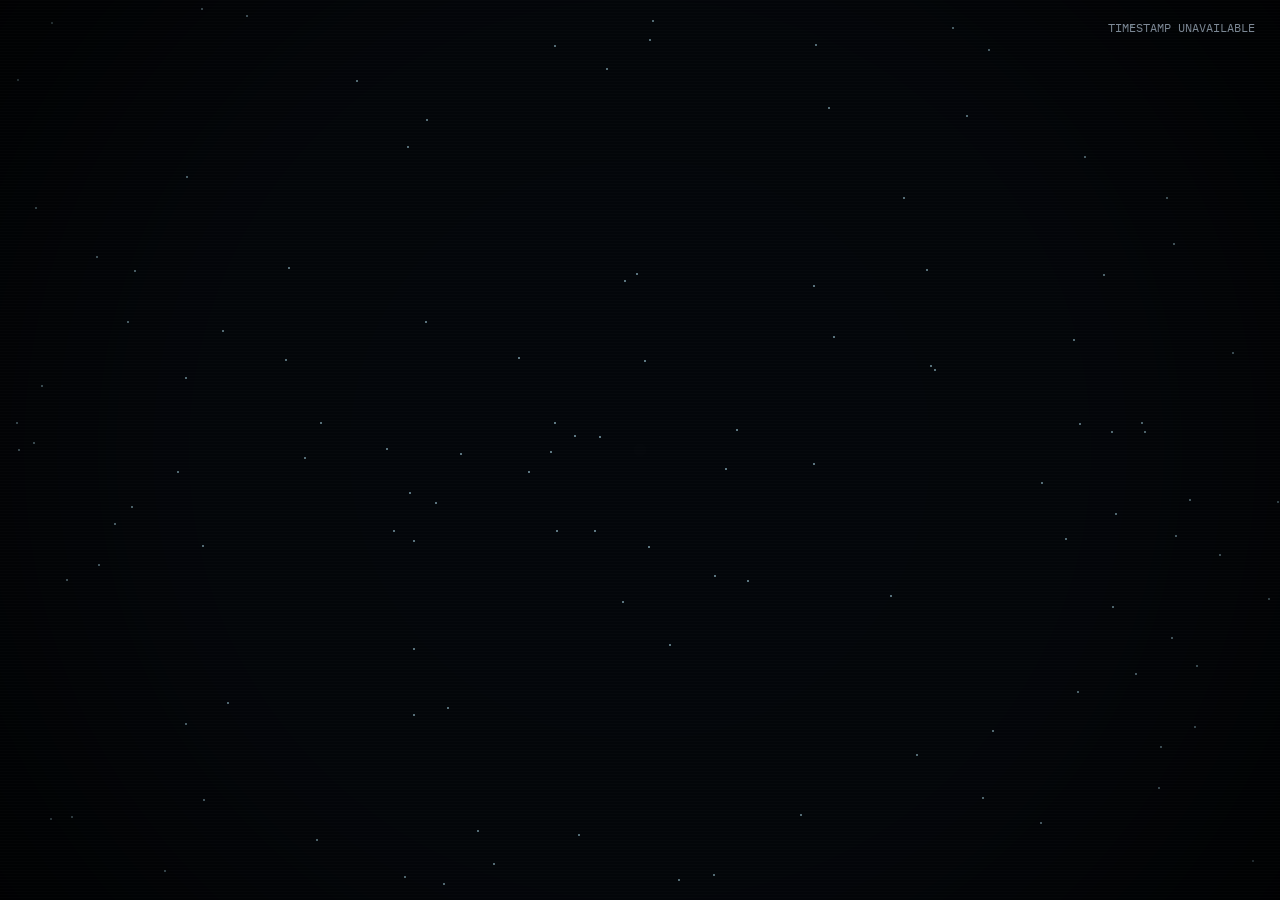
<file: index.html>
<!DOCTYPE html>
<html lang="en">
<head>
<meta charset="UTF-8">
<meta name="viewport" content="width=device-width, initial-scale=1.0">
<title>ARCHIVE 17</title>

<link rel="preconnect" href="https://fonts.googleapis.com">
<link rel="preconnect" href="https://fonts.gstatic.com" crossorigin>

<link href="https://fonts.googleapis.com/css2?family=IBM+Plex+Mono:wght@400;500&display=swap" rel="stylesheet">

<link rel="stylesheet" href="style1.css">
</head>

<body>

<div class="timestamp">
    TIMESTAMP UNAVAILABLE
</div>

<div id="stars"></div>

<main id="terminal-container">
    <div id="terminal"></div>
</main>

<script src="script1.js"></script>

</body>
</html>
</file>
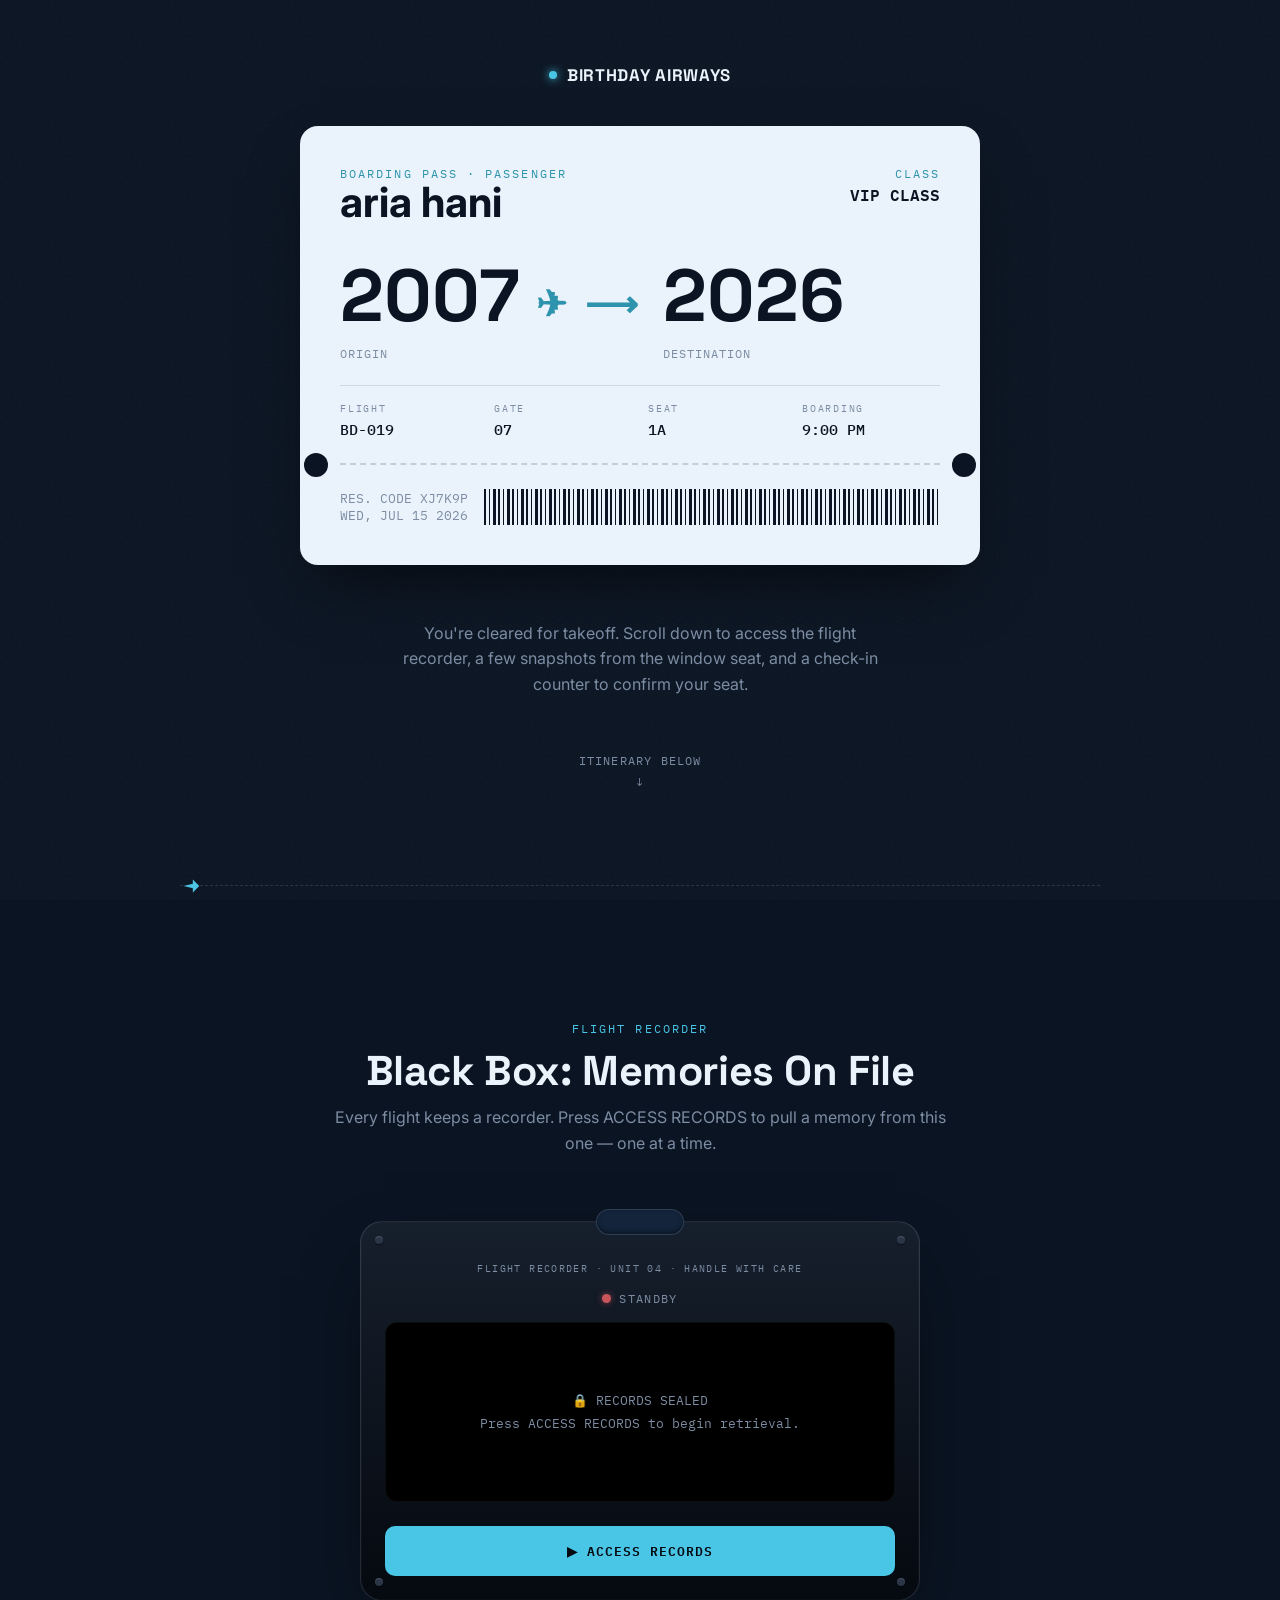
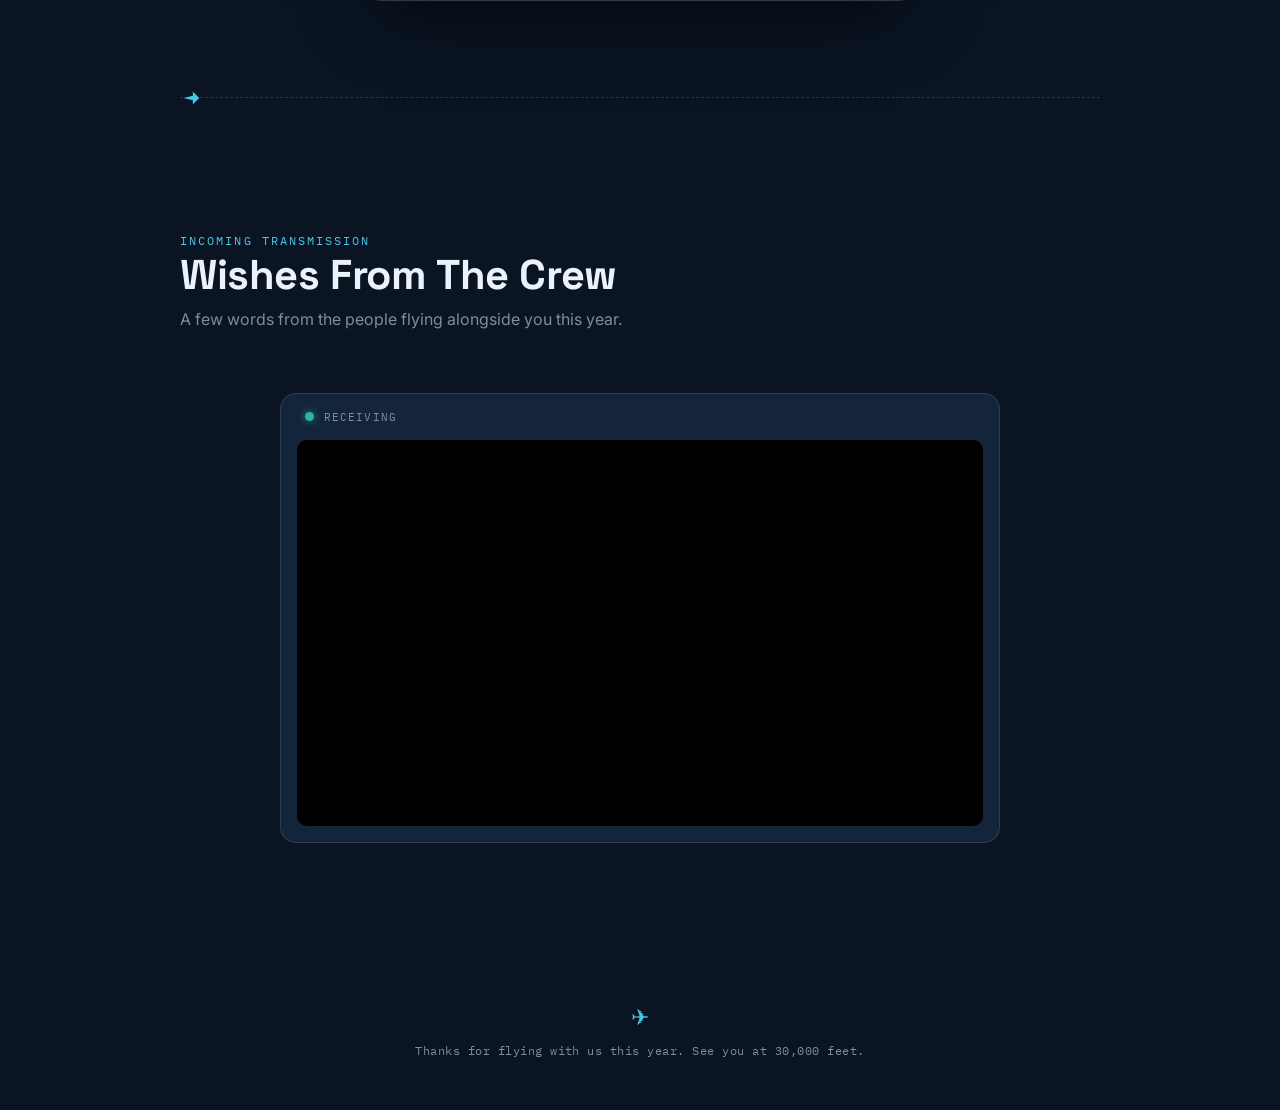
<file: public_record.html>
<!DOCTYPE html>
<html lang="en">
<head>
<meta charset="UTF-8">
<meta name="viewport" content="width=device-width, initial-scale=1.0">
<title>Boarding Pass — Birthday Invitation</title>
<link rel="icon" href="data:image/svg+xml,%3Csvg xmlns='http://www.w3.org/2000/svg' viewBox='0 0 100 100'%3E%3Ctext y='.9em' font-size='90'%3E%E2%9C%88%EF%B8%8F%3C/text%3E%3C/svg%3E">
<link rel="preconnect" href="https://fonts.googleapis.com">
<link href="https://fonts.googleapis.com/css2?family=Space+Grotesk:wght@500;600;700&family=Inter:wght@400;500;600;700&family=IBM+Plex+Mono:wght@400;500;600&display=swap" rel="stylesheet">
<style>
  :root{
    --ink-navy:#0A1422;
    --navy-deep:#050910;
    --navy-soft:#13243B;
    --cloud:#EAF3FB;
    --steel:#7C8CA3;
    --steel-line:rgba(124,140,163,0.25);
    --accent:#49C6E5;
    --accent-dim:#2E93AC;
    --accent-soft:rgba(73,198,229,0.12);
    --indigo:#6C8CFF;
    --teal:#2BB3A3;
    --decline:#C9555B;
    --space-1:4px; --space-2:8px; --space-3:16px; --space-4:24px;
    --space-5:40px; --space-6:64px; --space-7:96px;
    --fs-xl:clamp(2.4rem,6vw,4.6rem);
    --fs-lg:clamp(1.6rem,3.6vw,2.6rem);
    --fs-md:clamp(1.2rem,2.2vw,1.5rem);
  }
  *{box-sizing:border-box;}
  html{scroll-behavior:smooth;}
  body{
    margin:0;
    background:var(--ink-navy);
    color:var(--cloud);
    font-family:'Inter',sans-serif;
    -webkit-font-smoothing:antialiased;
    overflow-x:hidden;
  }
  body::before{
    content:"";
    position:fixed; inset:0;
    pointer-events:none;
    opacity:0.05;
    z-index:1;
    background-image:url("data:image/svg+xml,%3Csvg xmlns='http://www.w3.org/2000/svg' width='120' height='120'%3E%3Cfilter id='n'%3E%3CfeTurbulence type='fractalNoise' baseFrequency='0.9' numOctaves='2' stitchTiles='stitch'/%3E%3C/filter%3E%3Crect width='100%25' height='100%25' filter='url(%23n)'/%3E%3C/svg%3E");
  }
  h1,h2,h3,.display{
    font-family:'Space Grotesk',sans-serif;
    margin:0;
    letter-spacing:-0.01em;
  }
  .mono{font-family:'IBM Plex Mono',monospace;}
  .eyebrow{
    font-family:'IBM Plex Mono',monospace;
    font-size:0.72rem;
    letter-spacing:0.18em;
    text-transform:uppercase;
    color:var(--accent);
  }
  a{color:inherit;}
  button{font-family:inherit;}
  :focus-visible{outline:2px solid var(--accent); outline-offset:3px;}
  section{position:relative; z-index:2; padding:var(--space-7) var(--space-4);}
  .wrap{max-width:920px; margin:0 auto;}

  /* ---------- divider with flying plane ---------- */
  .route-divider{
    position:relative;
    height:40px;
    max-width:920px;
    margin:0 auto;
    border-top:1px dashed var(--steel-line);
  }
  .route-divider svg{
    position:absolute; top:-11px; left:0;
    animation:fly 9s linear infinite;
  }
  @keyframes fly{
    0%{left:-5%; opacity:0;}
    8%{opacity:1;}
    92%{opacity:1;}
    100%{left:103%; opacity:0;}
  }

  /* ================= HERO / TICKET ================= */
  .hero{
    padding-top:var(--space-6);
    display:flex; flex-direction:column; align-items:center; gap:var(--space-5);
    text-align:center;
  }
  .carrier{
    display:flex; align-items:center; gap:10px;
    font-family:'Space Grotesk',sans-serif;
    font-weight:700;
    font-size:1.05rem;
    letter-spacing:0.04em;
  }
  .carrier .dot{width:8px;height:8px;border-radius:50%;background:var(--accent); box-shadow:0 0 8px var(--accent);}

  .ticket{
    width:100%;
    max-width:680px;
    background:var(--cloud);
    color:var(--ink-navy);
    border-radius:18px;
    box-shadow:0 30px 60px -20px rgba(0,0,0,0.6);
    overflow:hidden;
    text-align:left;
  }
  .ticket-main{
    padding:var(--space-5) var(--space-5) var(--space-4);
    display:grid;
    gap:var(--space-4);
  }
  .ticket-top{
    display:flex; justify-content:space-between; align-items:flex-start; gap:var(--space-3);
    flex-wrap:wrap;
  }
  .ticket-top .eyebrow{color:var(--accent-dim);}
  .passenger-name{
    font-size:var(--fs-lg);
    font-weight:700;
    line-height:1.05;
  }
  .ticket-codes{
    display:flex; align-items:center; gap:var(--space-3);
    font-size:var(--fs-xl);
    font-weight:700;
    font-family:'Space Grotesk',sans-serif;
  }
  .ticket-codes .arrow{color:var(--accent-dim); font-size:0.5em;}
  .ticket-codes small{
    display:block;
    font-family:'IBM Plex Mono',monospace;
    font-size:0.75rem;
    font-weight:400;
    letter-spacing:0.08em;
    color:var(--steel);
    margin-top:4px;
  }
  .ticket-grid{
    display:grid;
    grid-template-columns:repeat(4,1fr);
    gap:var(--space-3);
    border-top:1px solid var(--steel-line);
    padding-top:var(--space-3);
  }
  .ticket-field .eyebrow{color:var(--steel); font-size:0.62rem;}
  .ticket-field .val{
    font-family:'IBM Plex Mono',monospace;
    font-weight:500;
    font-size:0.95rem;
    margin-top:4px;
  }
  .perforation{
    position:relative;
    height:0;
    border-top:2px dashed #c7cdd8;
    margin:0 var(--space-5);
  }
  .perforation::before,.perforation::after{
    content:"";
    position:absolute; top:-12px;
    width:24px; height:24px; border-radius:50%;
    background:var(--ink-navy);
  }
  .perforation::before{left:-36px;}
  .perforation::after{right:-36px;}
  .ticket-stub{
    padding:var(--space-4) var(--space-5) var(--space-5);
    display:flex; justify-content:space-between; align-items:center; gap:var(--space-3);
    flex-wrap:wrap;
  }
  .barcode{
    height:36px; flex:1; min-width:140px;
    background:repeating-linear-gradient(90deg,var(--ink-navy) 0 2px,transparent 2px 5px, var(--ink-navy) 5px 6px, transparent 6px 9px, var(--ink-navy) 9px 12px, transparent 12px 14px);
  }
  .ticket-stub .ref{font-family:'IBM Plex Mono',monospace; font-size:0.8rem; color:var(--steel);}

  .hero-sub{max-width:480px; color:var(--steel); font-size:1rem; line-height:1.6;}
  .scroll-cue{
    font-family:'IBM Plex Mono',monospace;
    font-size:0.75rem;
    color:var(--steel);
    letter-spacing:0.1em;
    text-transform:uppercase;
    display:flex; flex-direction:column; align-items:center; gap:6px;
  }

  /* ================= SECTION HEAD (shared) ================= */
  .section-head{
    text-align:center;
    max-width:640px;
    margin:0 auto var(--space-6);
    display:flex; flex-direction:column; align-items:center; gap:var(--space-2);
  }
  .section-head h2{font-size:var(--fs-lg);}
  .section-head p{color:var(--steel); font-size:1rem; line-height:1.6; margin:0;}

  /* ============================================================
     BLACK BOX — memory recorder
     ============================================================ */
  .blackbox-section .wrap{display:flex; flex-direction:column; align-items:center;}

  .blackbox{
    position:relative;
    width:100%;
    max-width:560px;
    background:linear-gradient(180deg,#161f2c 0%,var(--navy-deep) 100%);
    border:1px solid var(--steel-line);
    border-radius:22px;
    padding:var(--space-5) var(--space-4) var(--space-4);
    box-shadow:0 30px 70px -25px rgba(0,0,0,0.7), inset 0 0 0 1px rgba(255,255,255,0.02);
  }

  .bb-handle{
    position:absolute;
    top:-13px; left:50%;
    transform:translateX(-50%);
    width:88px; height:26px;
    border-radius:14px;
    background:var(--navy-soft);
    border:1px solid var(--steel-line);
    box-shadow:inset 0 -2px 4px rgba(0,0,0,0.4);
  }

  .rivet{
    position:absolute;
    width:8px; height:8px;
    border-radius:50%;
    background:#2a3648;
    box-shadow:inset 0 1px 1px rgba(255,255,255,0.15), 0 1px 1px rgba(0,0,0,0.5);
  }
  .rivet.tl{top:14px; left:14px;}
  .rivet.tr{top:14px; right:14px;}
  .rivet.bl{bottom:14px; left:14px;}
  .rivet.br{bottom:14px; right:14px;}

  .bb-plate{
    text-align:center;
    font-family:'IBM Plex Mono',monospace;
    font-size:0.62rem;
    letter-spacing:0.14em;
    text-transform:uppercase;
    color:var(--steel);
    margin-bottom:var(--space-3);
  }

  .bb-status{
    display:flex; align-items:center; justify-content:center; gap:8px;
    font-family:'IBM Plex Mono',monospace;
    font-size:0.72rem;
    letter-spacing:0.12em;
    text-transform:uppercase;
    color:var(--steel);
    margin-bottom:var(--space-3);
  }

  .bb-led{
    width:9px; height:9px;
    border-radius:50%;
    background:var(--decline);
    box-shadow:0 0 6px rgba(201,85,91,0.6);
    flex-shrink:0;
    transition:background 0.2s ease, box-shadow 0.2s ease;
  }
  .bb-led.active{
    background:var(--teal);
    box-shadow:0 0 8px rgba(43,179,163,0.75);
    animation:pulse 1.6s ease-in-out infinite;
  }
  @keyframes pulse{
    0%,100%{opacity:1;}
    50%{opacity:0.55;}
  }

  .bb-screen{
    background:#000;
    border-radius:12px;
    border:1px solid rgba(255,255,255,0.05);
    min-height:180px;
    padding:var(--space-4);
    display:flex;
    align-items:center;
    justify-content:center;
    overflow:hidden;
  }
  .bb-fade{
    width:100%;
    text-align:center;
    transition:opacity 0.18s ease;
    opacity:1;
  }
  .bb-screen.fade-out .bb-fade{opacity:0;}

  .bb-placeholder{
    font-family:'IBM Plex Mono',monospace;
    font-size:0.8rem;
    line-height:1.8;
    color:var(--steel);
  }

  .bb-counter{
    font-family:'IBM Plex Mono',monospace;
    font-size:0.68rem;
    letter-spacing:0.14em;
    color:var(--accent);
    margin-bottom:var(--space-2);
  }
  .bb-year{
    font-family:'Space Grotesk',sans-serif;
    font-weight:600;
    font-size:1.15rem;
    color:var(--cloud);
    margin-bottom:var(--space-2);
  }
  .bb-text{
    color:var(--steel);
    font-size:0.9rem;
    line-height:1.6;
    margin-bottom:var(--space-3);
  }
  .bb-media{
    width:100%;
    max-width:420px;
    margin:0 auto;
    aspect-ratio:16/9;
    border-radius:8px;
    overflow:hidden;
    background:#0a0a0a;
  }
  .bb-media iframe{
    width:100%;
    height:100%;
    border:none;
    display:block;
  }

  .access-btn{
    display:block;
    width:100%;
    margin-top:var(--space-4);
    padding:14px var(--space-4);
    border:none;
    border-radius:10px;
    background:var(--accent);
    color:var(--navy-deep);
    font-family:'IBM Plex Mono',monospace;
    font-size:0.82rem;
    font-weight:600;
    letter-spacing:0.08em;
    text-transform:uppercase;
    cursor:pointer;
    transition:transform 0.15s ease, box-shadow 0.15s ease, background 0.15s ease;
  }
  .access-btn:hover{
    background:var(--accent-dim);
    box-shadow:0 8px 20px -8px rgba(73,198,229,0.5);
  }
  .access-btn:active{transform:scale(0.98);}

  /* ================= FRIENDS VIDEO WISHES ================= */
  .wishes-head h2{font-size:var(--fs-lg);}
  .wishes-head p{color:var(--steel); max-width:520px; margin-top:var(--space-2);}
  .transmission{
    max-width:720px; margin:var(--space-6) auto 0;
    background:var(--navy-soft);
    border:1px solid var(--steel-line);
    border-radius:16px;
    padding:var(--space-3);
  }
  .transmission-bar{
    display:flex; align-items:center; gap:8px;
    padding:0 var(--space-2) var(--space-3);
    font-family:'IBM Plex Mono',monospace; font-size:0.68rem; letter-spacing:0.1em;
    color:var(--steel); text-transform:uppercase;
  }
  .transmission-bar .bb-led{margin-right:2px;}
  .transmission-screen{
    background:#000; border-radius:10px; overflow:hidden;
    aspect-ratio:16/9;
    display:flex; align-items:center; justify-content:center;
  }
  .transmission-screen video, .transmission-screen iframe{
    width:100%; height:100%; border:none; display:block;
  }
  .transmission-empty{
    text-align:center; color:var(--steel);
    font-family:'IBM Plex Mono',monospace; font-size:0.8rem;
    padding:var(--space-4); line-height:1.7;
  }
  .transmission-empty .play{
    width:54px; height:54px; border-radius:50%;
    border:1.5px solid var(--accent); color:var(--accent);
    display:flex; align-items:center; justify-content:center;
    margin:0 auto var(--space-3);
    font-size:1.1rem;
  }

  /* ================= FOOTER ================= */
  footer{
    padding:var(--space-6) var(--space-4) var(--space-5);
    text-align:center;
  }
  footer .plane{font-size:1.4rem; margin-bottom:var(--space-2); color:var(--accent);}
  footer p{font-family:'IBM Plex Mono',monospace; font-size:0.78rem; color:var(--steel); letter-spacing:0.04em;}

  /* ================= RESPONSIVE ================= */
  @media (max-width:640px){
    section{padding:var(--space-6) var(--space-3);}
    .ticket-grid{grid-template-columns:repeat(2,1fr); row-gap:var(--space-3);}
    .ticket-main{padding:var(--space-4) var(--space-4) var(--space-3);}
    .ticket-stub{padding:var(--space-3) var(--space-4) var(--space-4);}
    .perforation{margin:0 var(--space-4);}
    .perforation::before{left:-30px;}
    .perforation::after{right:-30px;}
    .blackbox{padding:var(--space-4) var(--space-3) var(--space-3); border-radius:18px;}
    .bb-handle{width:64px; height:20px; top:-10px;}
    .rivet{width:6px; height:6px;}
    .rivet.tl,.rivet.tr{top:10px;}
    .rivet.bl,.rivet.br{bottom:10px;}
    .rivet.tl,.rivet.bl{left:10px;}
    .rivet.tr,.rivet.br{right:10px;}
    .bb-screen{min-height:150px; padding:var(--space-3);}
    .bb-media{max-width:100%;}
    .access-btn{padding:12px var(--space-3); font-size:0.75rem;}
  }

  @media (max-width:400px){
    .ticket-codes{font-size:clamp(1.8rem,10vw,2.6rem);}
    .ticket-grid{grid-template-columns:repeat(2,1fr);}
  }

  @media (prefers-reduced-motion: reduce){
    *{animation-duration:0.001ms !important; animation-iteration-count:1 !important; transition-duration:0.001ms !important;}
    html{scroll-behavior:auto;}
  }
</style>
</head>
<body>

<!-- ================= HERO ================= -->
<section class="hero">
  <div class="carrier"><span class="dot"></span><span id="carrierName">BIRTHDAY AIRWAYS</span></div>

  <div class="ticket">
    <div class="ticket-main">
      <div class="ticket-top">
        <div>
          <div class="eyebrow">Boarding Pass · Passenger</div>
          <div class="passenger-name" id="passengerName">aria hani</div>
        </div>
        <div style="text-align:right">
          <div class="eyebrow">Class</div>
          <div class="val mono" style="font-weight:600">VIP CLASS</div>
        </div>
      </div>

      <div class="ticket-codes">
        <div>
          <span id="fromYear">2007</span>
          <small>ORIGIN</small>
        </div>
        <span class="arrow">✈ &nbsp;&#10230;&nbsp;</span>
        <div>
          <span id="toYear">2026</span>
          <small>DESTINATION</small>
        </div>
      </div>

      <div class="ticket-grid">
        <div class="ticket-field">
          <div class="eyebrow">Flight</div>
          <div class="val" id="flightNo">BD-030</div>
        </div>
        <div class="ticket-field">
          <div class="eyebrow">Gate</div>
          <div class="val" id="gateVal">07</div>
        </div>
        <div class="ticket-field">
          <div class="eyebrow">Seat</div>
          <div class="val" id="seatVal">1A</div>
        </div>
        <div class="ticket-field">
          <div class="eyebrow">Boarding</div>
          <div class="val" id="boardVal">7:00 PM</div>
        </div>
      </div>
    </div>

    <div class="perforation"></div>

    <div class="ticket-stub">
      <div>
        <div class="ref">RES. CODE <span id="resCode">XJ7K9P</span></div>
        <div class="ref" id="stubDate">TUE, JUL 14 2026</div>
      </div>
      <div class="barcode" aria-hidden="true"></div>
    </div>
  </div>

  <p class="hero-sub">You're cleared for takeoff. Scroll down to access the flight recorder, a few snapshots from the window seat, and a check-in counter to confirm your seat.</p>

  <div class="scroll-cue">
    <span>Itinerary below</span>
    <span>↓</span>
  </div>
</section>

<div class="route-divider">
  <svg width="22" height="22" viewBox="0 0 24 24" fill="none" aria-hidden="true">
    <path d="M21 12l-7-7v4.5L4 12l10 2.5V19l7-7z" fill="#49C6E5"/>
  </svg>
</div>

<!-- ================= BLACK BOX / MEMORIES ================= -->
<section class="blackbox-section">
  <div class="wrap">
    <div class="section-head">
      <div class="eyebrow">Flight Recorder</div>
      <h2>Black Box: Memories On File</h2>
      <p>Every flight keeps a recorder. Press ACCESS RECORDS to pull a memory from this one — one at a time.</p>
    </div>

    <div class="blackbox">
      <div class="bb-handle"></div>
      <span class="rivet tl"></span><span class="rivet tr"></span>
      <span class="rivet bl"></span><span class="rivet br"></span>
      <div class="bb-plate">FLIGHT RECORDER · UNIT 04 · HANDLE WITH CARE</div>

      <div class="bb-status">
        <span class="bb-led" id="bbLed"></span>
        <span id="bbStatusText">STANDBY</span>
      </div>

      <div class="bb-screen" id="bbScreen">
        <div class="bb-fade" id="bbContent">
          <div class="bb-placeholder">🔒 RECORDS SEALED<br>Press ACCESS RECORDS to begin retrieval.</div>
        </div>
      </div>

      <button class="access-btn" id="accessBtn">▶ ACCESS RECORDS</button>
    </div>
  </div>
</section>

<div class="route-divider">
  <svg width="22" height="22" viewBox="0 0 24 24" fill="none" aria-hidden="true">
    <path d="M21 12l-7-7v4.5L4 12l10 2.5V19l7-7z" fill="#49C6E5"/>
  </svg>
</div>

<!-- ================= FRIENDS VIDEO WISHES ================= -->
<section>
  <div class="wrap">
    <div class="wishes-head">
      <div class="eyebrow">Incoming Transmission</div>
      <h2>Wishes From The Crew</h2>
      <p>A few words from the people flying alongside you this year.</p>
    </div>

    <div class="transmission">
      <div class="transmission-bar">
        <span class="bb-led active"></span>
        <span>RECEIVING</span>
      </div>
      <div class="transmission-screen" id="wishesScreen"></div>
    </div>
  </div>
</section>

<footer>
  <div class="plane">✈</div>
  <p>Thanks for flying with us this year. See you at 30,000 feet.</p>
</footer>

<script>
/* ============================================================
   CONFIG — edit everything in here to personalize the page.
   Lines marked EDIT are the ones you'll most likely want to change.
   ============================================================ */
const CONFIG = {
  carrierName: "BIRTHDAY AIRWAYS", // EDIT: your made-up "airline" name

  passenger: {
    name: "aria hani",  
    flightAge: 19,            
    fromYear: 2007,          
    toYear: 2026,             
    gate: "07",
    seat: "1A",
    resCode: "XJ7K9P"
  },

  party: {
    date: "WED, JUL 15 2026",   
    boardingTime: "9:00 PM" 
  },

  memories: [
    {
      label: "Memory 1",
      description: "",
      type: "embed",
      src: "https://drive.google.com/file/d/1CmGUIVrYAz7KA2uoELg26lY_HCpq8qCR/preview"
    }
  ],

  wishesVideo: {
    embedUrl: "https://drive.google.com/file/d/1L3689E32kmKEJROkoh155dVzqCgOJYyH/preview",
    src: "",
    poster: ""
  }
};

/* ============================================================
   RENDER — HERO
   ============================================================ */
document.title = `Boarding Pass — ${CONFIG.passenger.name}'s Birthday`;
document.getElementById('carrierName').textContent = CONFIG.carrierName;
document.getElementById('passengerName').textContent = CONFIG.passenger.name;
document.getElementById('fromYear').textContent = CONFIG.passenger.fromYear;
document.getElementById('toYear').textContent = CONFIG.passenger.toYear;
document.getElementById('flightNo').textContent = `BD-${String(CONFIG.passenger.flightAge).padStart(3,'0')}`;
document.getElementById('gateVal').textContent = CONFIG.passenger.gate;
document.getElementById('seatVal').textContent = CONFIG.passenger.seat;
document.getElementById('boardVal').textContent = CONFIG.party.boardingTime;
document.getElementById('resCode').textContent = CONFIG.passenger.resCode;
document.getElementById('stubDate').textContent = CONFIG.party.date;

/* ============================================================
   BLACK BOX — reveal memories one at a time
   ============================================================ */
const reduceMotion = window.matchMedia('(prefers-reduced-motion: reduce)').matches;
let bbIndex = -1;
const bbScreen = document.getElementById('bbScreen');
const bbContent = document.getElementById('bbContent');
const bbLed = document.getElementById('bbLed');
const bbStatusText = document.getElementById('bbStatusText');
const accessBtn = document.getElementById('accessBtn');

function renderMemory(mem, index, total){
  let mediaHtml = "";

  if (mem.type === "embed") {
    mediaHtml = `
      <div class="bb-media">
        <iframe
          src="${mem.src}"
          allow="autoplay"
          allowfullscreen>
        </iframe>
      </div>
    `;
  }

  bbContent.innerHTML = `
    <div class="bb-counter">
      RECORD ${String(index+1).padStart(2,'0')} /
      ${String(total).padStart(2,'0')}
    </div>

    <div class="bb-year">${mem.label}</div>

    <div class="bb-text">${mem.description || ""}</div>

    ${mediaHtml}
  `;
}

function showNextMemory(){
  const total = CONFIG.memories.length;
  bbIndex = (bbIndex + 1) % total;

  bbLed.classList.add('active');
  bbStatusText.textContent = 'PLAYING';
  accessBtn.textContent = bbIndex === total - 1 ? '↻ RESTART LOG' : '▶ NEXT RECORD';

  const reveal = () => renderMemory(CONFIG.memories[bbIndex], bbIndex, total);

  if (reduceMotion) {
    reveal();
    return;
  }
  bbScreen.classList.add('fade-out');
  setTimeout(() => {
    reveal();
    bbScreen.classList.remove('fade-out');
  }, 180);
}

accessBtn.addEventListener('click', showNextMemory);

/* ============================================================
   FRIENDS VIDEO WISHES
   ============================================================ */
const wishesScreen = document.getElementById('wishesScreen');
const wv = CONFIG.wishesVideo;
if (wv.embedUrl) {
  wishesScreen.innerHTML = `<iframe src="${wv.embedUrl}" title="Birthday wishes from friends" allow="autoplay; encrypted-media" allowfullscreen></iframe>`;
} else if (wv.src) {
  wishesScreen.innerHTML = `<video controls ${wv.poster ? `poster="${wv.poster}"` : ''}><source src="${wv.src}"></video>`;
} else {
  wishesScreen.innerHTML = `
    <div class="transmission-empty">
      <div class="play">▶</div>
      TRANSMISSION INCOMING<br>
      Add a video link in CONFIG.wishesVideo
    </div>`;
}
</script>
</body>
</html>
</file>
<file: style1.css>
:root{
--bg:#04070b;
--text:#d7dde5;
--teal:#78d6cb;
--cyan:#9dc9d8;
--muted:#7b8794;
}

*{
margin:0;
padding:0;
box-sizing:border-box;
}

html{
scroll-behavior:smooth;
}

body{
background:var(--bg);
color:var(--text);
font-family:'IBM Plex Mono', monospace;


min-height:100vh;

overflow-x:hidden;
overflow-y:auto;

transition:opacity 2s ease;


}

/* CRT */

body::before{
content:"";
position:fixed;
inset:0;


background:
repeating-linear-gradient(
    to bottom,
    rgba(255,255,255,.015),
    rgba(255,255,255,.015) 1px,
    transparent 1px,
    transparent 3px
);

pointer-events:none;
z-index:1000;


}

body::after{
content:"";
position:fixed;
inset:0;


background:
radial-gradient(
    circle,
    transparent 0%,
    rgba(0,0,0,.15) 60%,
    rgba(0,0,0,.75) 100%
);

pointer-events:none;


}

/* Stars */

#stars{
position:fixed;
inset:0;
z-index:0;
}

.star{
position:absolute;
width:2px;
height:2px;
border-radius:50%;
background:rgba(157,201,216,.8);


animation:twinkle linear infinite;


}

@keyframes twinkle{
0%{opacity:.1;}
50%{opacity:.8;}
100%{opacity:.1;}
}

.timestamp{
position:fixed;
top:20px;
right:25px;


color:var(--muted);

font-size:12px;

z-index:20;


}
.terminal-button{
    margin-top:20px;
    background:none;
    border:1px solid white;
    color:white;
    padding:10px 20px;
    font-family:inherit;
    cursor:pointer;
}
#terminal-container{
position:relative;
z-index:10;


width:min(900px,90vw);

margin:auto;

padding-top:10vh;
padding-bottom:20vh;


}

#terminal{
white-space:pre-wrap;
line-height:1.9;


text-shadow:
    0 0 5px rgba(120,214,203,.3),
    0 0 15px rgba(120,214,203,.1);


}

.archive-title{
font-size:clamp(2rem,6vw,4rem);


letter-spacing:.35em;

margin:40px 0;

color:white;


}

.cursor{
animation:blink .8s infinite;
}

@keyframes blink{
50%{
opacity:0;
}
}

.glitch{
position:relative;
}

.glitch::before,
.glitch::after{
content:attr(data-text);


position:absolute;
inset:0;


}

.glitch::before{
transform:translateX(-2px);
color:var(--teal);
opacity:.45;
}

.glitch::after{
transform:translateX(2px);
color:var(--cyan);
opacity:.45;
}
</file>
